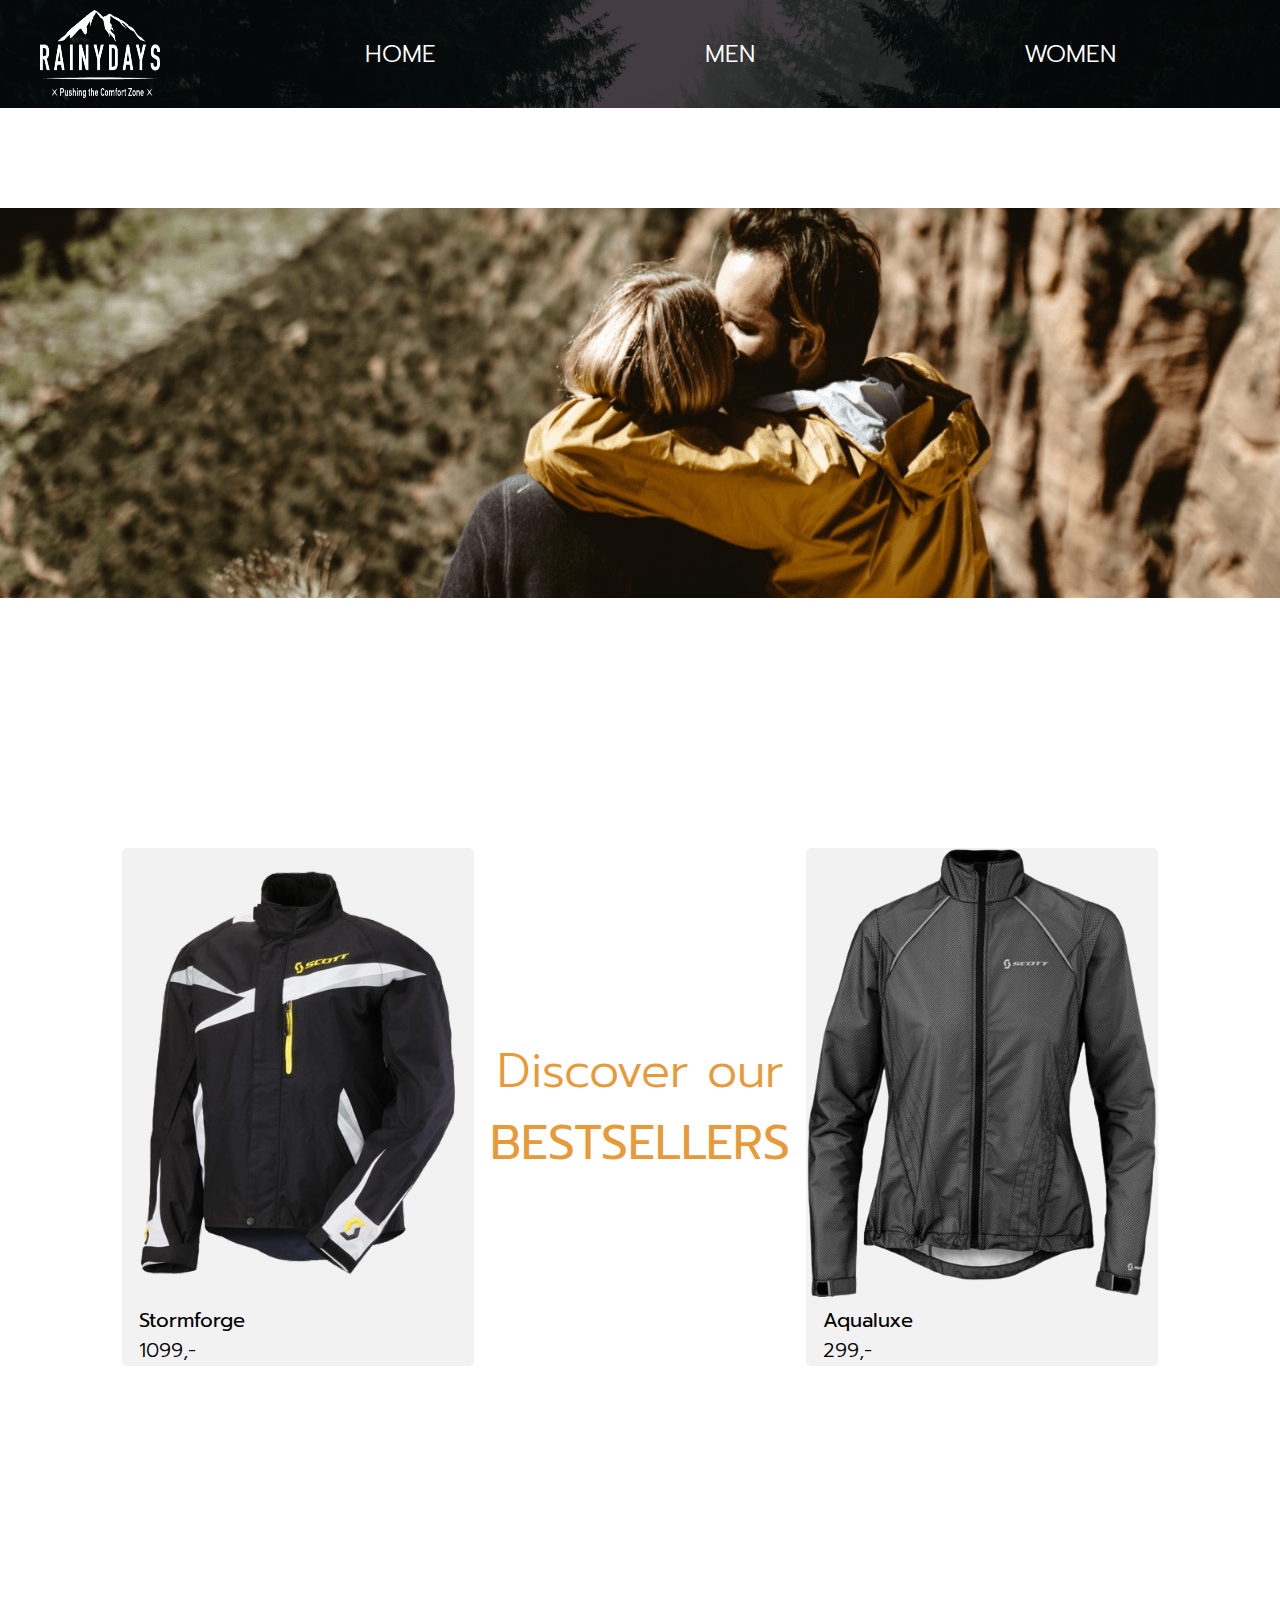
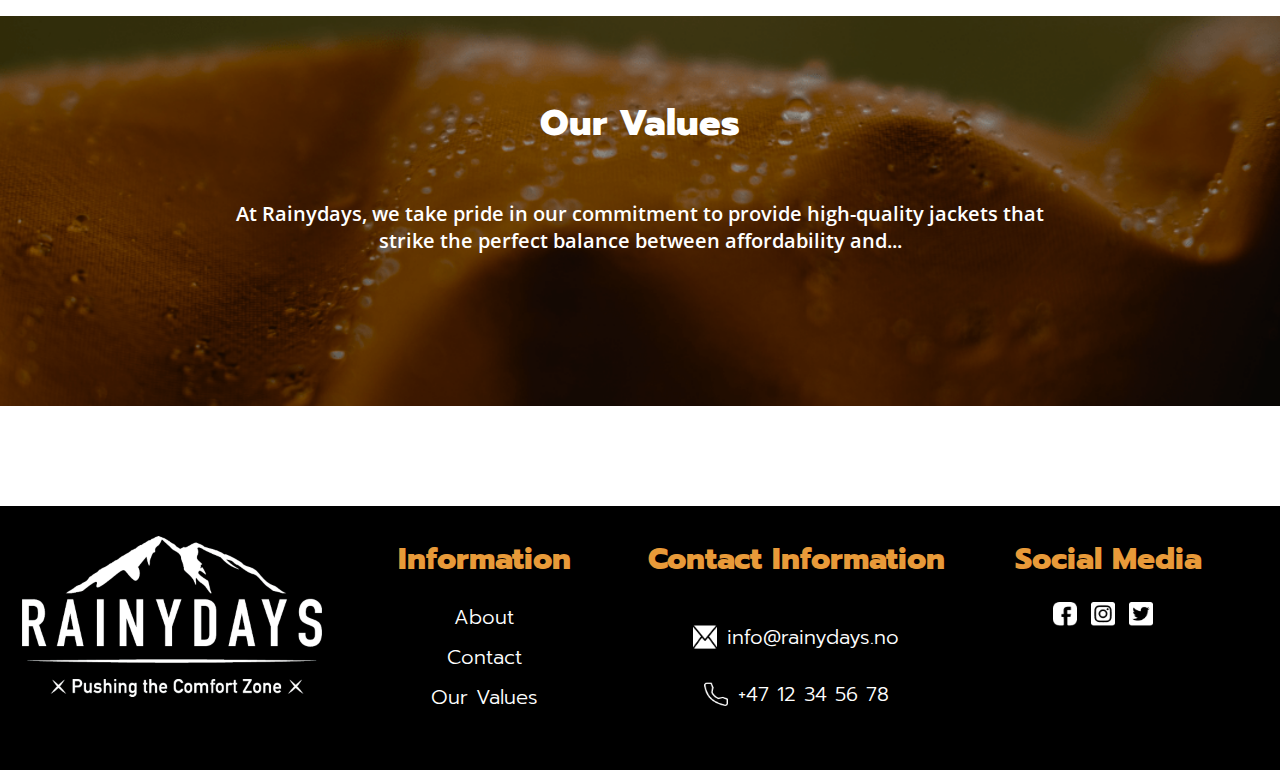
<file: index.html>
<!DOCTYPE html>
<html lang="en">
<head>
  <meta charset="UTF-8">
  <meta name="viewport" content="width=device-width, initial-scale=1.0">
  <title>Welcome to RainyDays</title>
  <link rel="stylesheet" href="./src/css/styles.css">
  <link href="https://fonts.googleapis.com/css2?family=Open+Sans:wght@600;700;800&family=Prompt:wght@300;600;800&display=swap" rel="stylesheet">
  <link rel="icon" type="image/x-icon" href="./assets/Images/Rainydays-Logo.png">
</head>
<body>

  <header>
    <div class="nav">
        <span class="navigation">
            <button class="open-list" onclick="document.querySelector('.list').style.display='flex'; document.querySelector('.close-list').style.display='block'">
                <img class="closeimg" src="./assets/images/hamburger-menu.png" alt="hamburger-menu">
            </button>
            <button class="close-list" onclick="document.querySelector('.list').style.display='none'; this.style.display='none'">
                <img class="closeimg" src="./assets/images/close-icon.png" alt="close-icon">
            </button>
            <img src="./assets/images/RainyDays-Logo.png" class="bigimg" alt="RainyDays-Logo">
            <ul class="list">
                <li class="nav-element"><a href="index.html">Home</a></li>
                <li class="nav-element"><a href="Men.jackets.html">Men</a></li>
                <li class="nav-element"><a href="women.jackets.html">Women</a></li>
            </ul>
        </span>
    </div>
</header>

<main>
  <div class="top-img">
  </div>

  <div class="outside-container">
    
    <div class="product">
      <div class="product-article">
        <div class="men">
          <img src="./assets/images/Stormforge1.png" alt="stormforge">
        </div>
        <div class="product-info">
          <p><strong>Stormforge</strong></p>
          <p>1099,-</p>
        </div>
      </div>

        <div>
          <h1 class="discover">Discover our<br>
            <strong>BESTSELLERS</strong>
          </h1>
        </div>

        <div class="product-article">
          <div class="women">
            <img src="./assets/images/Aqualuxe1.png" alt="aqualuxe">
          </div>
          <div class="product-info">
            <p><strong>Aqualuxe</strong></p>
            <p>299,-</p>
          </div>
        </div>

      </div>
    </div>
 
<div class="bottom-values">
  <h2>Our Values</h2>
  <h3>At Rainydays, we take pride in our commitment to provide high-quality jackets that<br> strike the perfect balance between affordability and... </h3>
</div>
</main>

<footer>
  <div class="footer">
    <div class="footer-heading"><img class="footer-logo" src="./assets/images/RainyDays-Logo.png" alt="RainyDays-Logo"></div>
    <div class="footer-heading information">
      <h2>Information</h2>
      <a href="about-us.html">About</a>
      <a href="about-us.html">Contact</a>
      <a href="our-values.html">Our Values</a>
    </div>
    <div class="footer-heading contact">
      <h2>Contact Information</h2>
      <div class="footer-item">
        <img class="icon" src="./assets/images/email.png" alt="email icon">
        <p>info@rainydays.no</p>
      </div>
      <div class="footer-item">
        <img class="icon" src="./assets/images/phone.png" alt="phone icon">
        <p>+47 12 34 56 78</p>
      </div>
    </div>
    <div class="footer-heading social">
      <h2>Social Media</h2>
      <img class="icon" src="./assets/images/facebook.png" alt="facebook icon">
      <img class="icon" src="./assets/images/instagram.png" alt="instagram icon">
      <img class="icon" src="./assets/images/twitter.png" alt="twitter icon">
    </div>
  </div>
</footer>

</body>
</html>
</file>
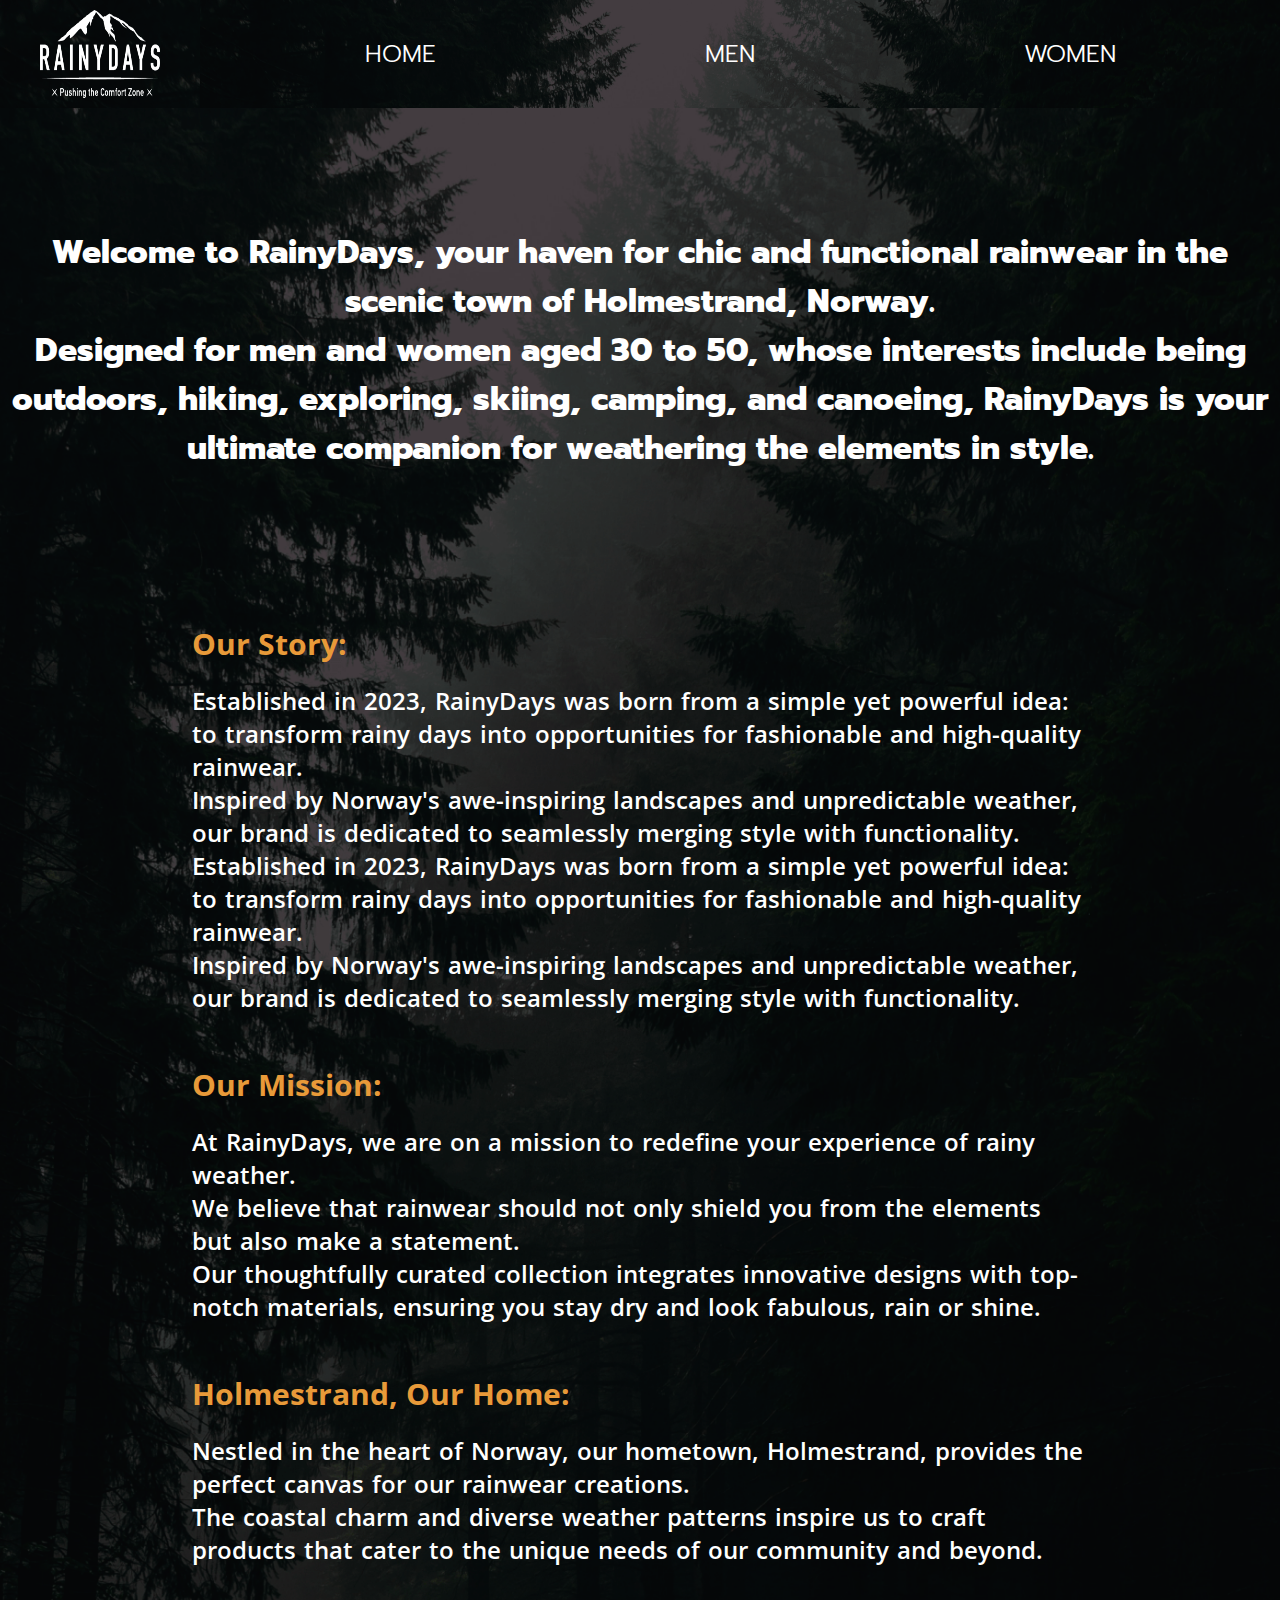
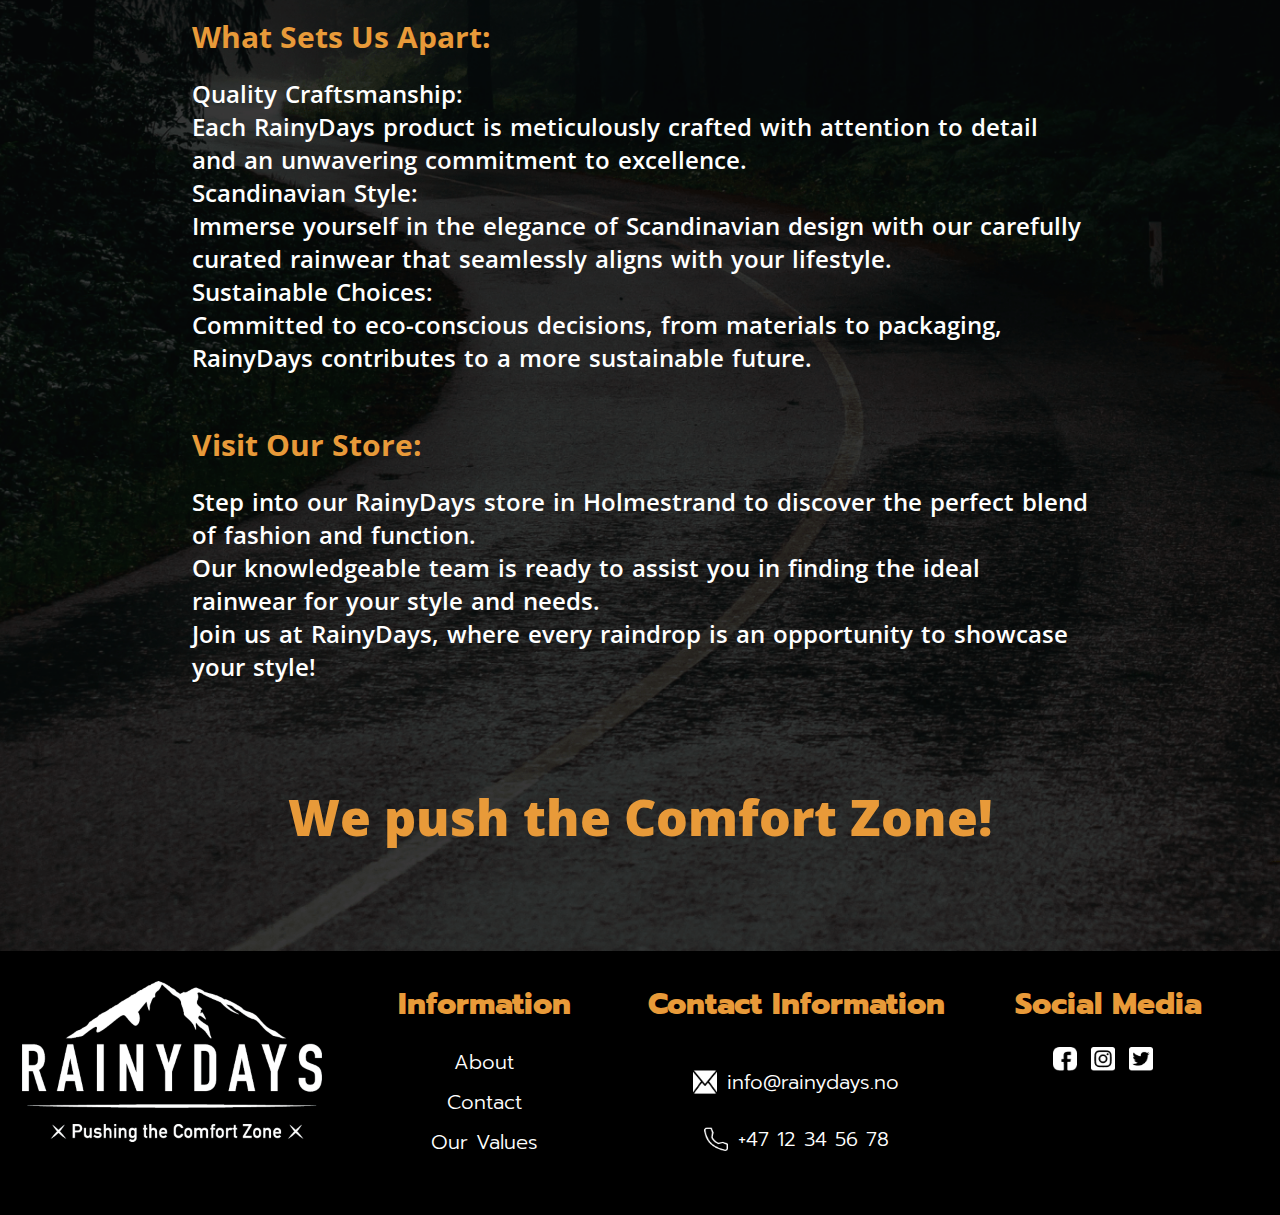
<file: about-us.html>
<!DOCTYPE html>
<html lang="en">
<head>
    <meta charset="UTF-8">
    <meta name="viewport" content="width=device-width, initial-scale=1.0">
    <title>About Us</title>
    <link rel="stylesheet" href="./src/css/styles.css">
    <link href="https://fonts.googleapis.com/css2?family=Open+Sans:wght@600;700;800&family=Prompt:wght@300;600;800&display=swap" rel="stylesheet">
    <link rel="icon" type="image/x-icon" href="./assets/images/Rainydays-Logo.png">
</head>
<body>

  <header>
    <div class="nav">
        <span class="navigation">
            <button class="open-list" onclick="document.querySelector('.list').style.display='flex'; document.querySelector('.close-list').style.display='block'">
                <img class="closeimg" src="./assets/images/hamburger-menu.png" alt="hamburger-menu">
            </button>
            <button class="close-list" onclick="document.querySelector('.list').style.display='none'; this.style.display='none'">
                <img class="closeimg" src="./assets/images/close-icon.png" alt="close-icon">
            </button>
            <img src="./assets/images/RainyDays-Logo.png" class="bigimg" alt="RainyDays-Logo">
            <ul class="list">
                <li class="nav-element"><a href="index.html">Home</a></li>
                <li class="nav-element"><a href="Men.jackets.html">Men</a></li>
                <li class="nav-element"><a href="women.jackets.html">Women</a></li>
            </ul>
        </span>
    </div>
</header>

<main>

<div class="about">
<h1 class="welcome">Welcome to RainyDays, your haven for chic and functional rainwear in the scenic town of Holmestrand, Norway. <br>Designed for men and women aged 30 to 50, whose interests include being outdoors, hiking, exploring, skiing, camping, and canoeing, RainyDays is your ultimate companion for weathering the elements in style.
</h1>

<h2 class="story">Our Story:</h2> 
<p class="established">Established in 2023, RainyDays was born from a simple yet powerful idea: to transform rainy days into opportunities for fashionable and high-quality rainwear. <br>Inspired by Norway's awe-inspiring landscapes and unpredictable weather, our brand is dedicated to seamlessly merging style with functionality. <br>Established in 2023, RainyDays was born from a simple yet powerful idea: to transform rainy days into opportunities for fashionable and high-quality rainwear. <br>Inspired by Norway's awe-inspiring landscapes and unpredictable weather, our brand is dedicated to seamlessly merging style with functionality.
</p>

<h2 class="mission">Our Mission:</h2>
<p class="rainwear">At RainyDays, we are on a mission to redefine your experience of rainy weather. <br>We believe that rainwear should not only shield you from the elements but also make a statement. <br>Our thoughtfully curated collection integrates innovative designs with top-notch materials, ensuring you stay dry and look fabulous, rain or shine.  
</p>

<h2 class="holmestrand">Holmestrand, Our Home:</h2>
<p class="nestled">Nestled in the heart of Norway, our hometown, Holmestrand, provides the perfect canvas for our rainwear creations. <br>The coastal charm and diverse weather patterns inspire us to craft products that cater to the unique needs of our community and beyond.
</p>

<h2 class="apart">What Sets Us Apart:</h2>
<p class="quality">Quality Craftsmanship: <br>Each RainyDays product is meticulously crafted with attention to detail and an unwavering commitment to excellence. <br>Scandinavian Style:<br> Immerse yourself in the elegance of Scandinavian design with our carefully curated rainwear that seamlessly aligns with your lifestyle. <br>Sustainable Choices: <br>Committed to eco-conscious decisions, from materials to packaging, RainyDays contributes to a more sustainable future.
</p>

<h2 class="visit">Visit Our Store:</h2>
<p class="store">Step into our RainyDays store in Holmestrand to discover the perfect blend of fashion and function. <br>Our knowledgeable team is ready to assist you in finding the ideal rainwear for your style and needs. <br>Join us at RainyDays, where every raindrop is an opportunity to showcase your style!
</p>
<p class="comfort">We push the Comfort Zone!</p>


</div>
</main>


<footer>
  <div class="footer">
    <div class="footer-heading"><img class="footer-logo" src="./assets/images/RainyDays-Logo.png" alt="RainyDays-Logo"></div>
    <div class="footer-heading information">
      <h2>Information</h2>
      <a href="about-us.html">About</a>
      <a href="about-us.html">Contact</a>
      <a href="our-values.html">Our Values</a>
    </div>
    <div class="footer-heading contact">
      <h2>Contact Information</h2>
      <div class="footer-item">
        <img class="icon" src="./assets/images/email.png" alt="email icon">
        <p>info@rainydays.no</p>
      </div>
      <div class="footer-item">
        <img class="icon" src="./assets/images/phone.png" alt="phone icon">
        <p>+47 12 34 56 78</p>
      </div>
    </div>
    <div class="footer-heading social">
      <h2>Social Media</h2>
      <img class="icon" src="./assets/images/facebook.png" alt="facebook icon">
      <img class="icon" src="./assets/images/instagram.png" alt="instagram icon">
      <img class="icon" src="./assets/images/twitter.png" alt="twitter icon">
    </div>
  </div>
</footer>

    
</body>
</html>
</file>
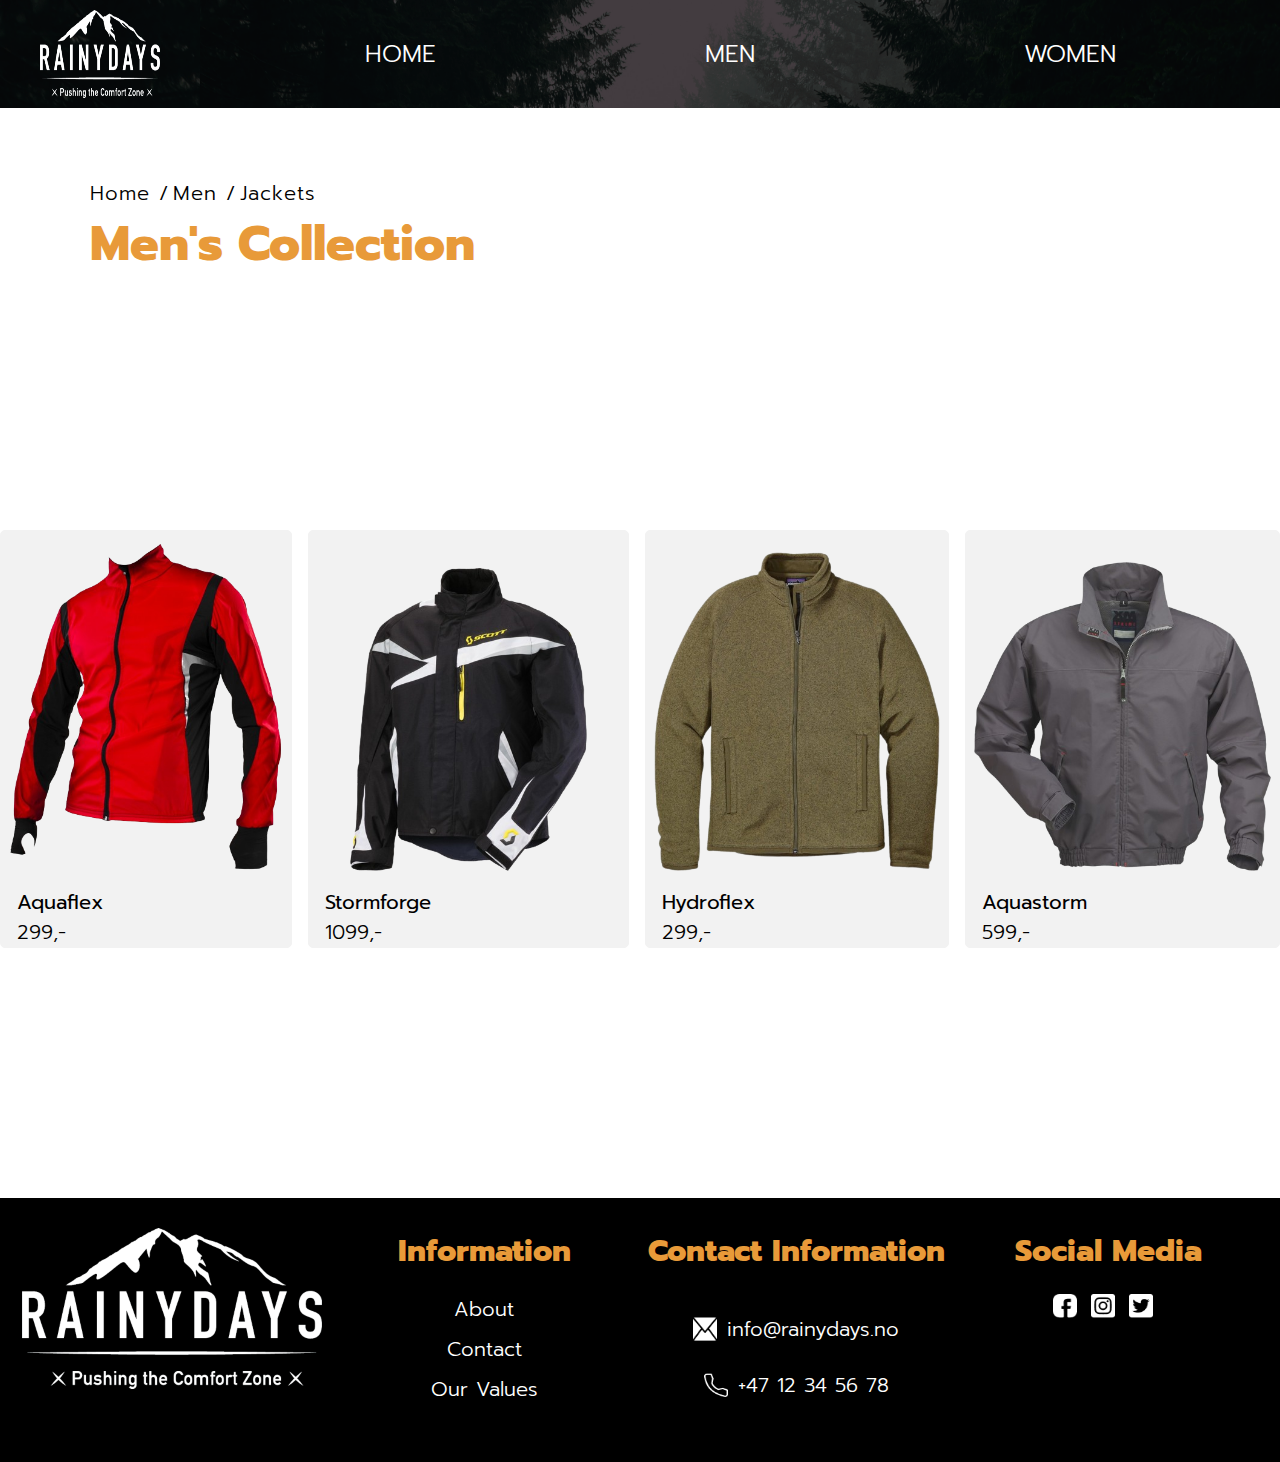
<file: Men.jackets.html>
<!DOCTYPE html>
<html lang="en">
<head>
    <meta charset="UTF-8">
    <meta name="viewport" content="width=device-width, initial-scale=1.0">
    <title>Men's Jackets</title>
    <link rel="stylesheet" href="./src/css/styles.css">
    <link href="https://fonts.googleapis.com/css2?family=Open+Sans:wght@600;700;800&family=Prompt:wght@300;600;800&display=swap" rel="stylesheet">
    <link rel="icon" type="image/x-icon" href="./assets/images/Rainydays-Logo.png">
    
</head>
<body>

  <header>
    <div class="nav">
        <span class="navigation">
            <button class="open-list" onclick="document.querySelector('.list').style.display='flex'; document.querySelector('.close-list').style.display='block'">
                <img class="closeimg" src="./assets/images/hamburger-menu.png" alt="hamburger-menu">
            </button>
            <button class="close-list" onclick="document.querySelector('.list').style.display='none'; this.style.display='none'">
                <img class="closeimg" src="./assets/images/close-icon.png" alt="close-icon">
            </button>
            <img src="./assets/images/RainyDays-Logo.png" class="bigimg" alt="RainyDays-Logo">
            <ul class="list">
                <li class="nav-element"><a href="index.html">Home</a></li>
                <li class="nav-element"><a href="Men.jackets.html">Men</a></li>
                <li class="nav-element"><a href="women.jackets.html">Women</a></li>
            </ul>
        </span>
    </div>
</header>

    <main>

<div class="small-menu">
    <a href="index.html">Home /</a>
    <a href="Men.jackets.html">Men /</a>
    <a href="Men.jackets.html">Jackets</a>
    <h1>Men's Collection</h1>
</div>

<div class="container-men"></div>

<div class="jackets-men">
  <div class="jackets-article">
    <div class="jackets">
      <img src="./assets/images/Aquaflex.png" alt="aquaflex">
            </div>
               <div class="jackets-info">
             <p><strong>Aquaflex</strong></p>
           <p>299,-</p>
         </div>
      </div>

      <div class="jackets-article">
        <div class="jackets">
          <img src="./assets/images/Stormforge.png" alt="stormforge">
                </div>
                   <div class="jackets-info">
                 <p><strong>Stormforge</strong></p>
               <p>1099,-</p>
             </div>
          </div>

          <div class="jackets-article">
            <div class="jackets">
              <img src="./assets/images/Hydroflex.png" alt="hydroflex">
                    </div>
                       <div class="jackets-info">
                     <p><strong>Hydroflex</strong></p>
                   <p>299,-</p>
                 </div>
              </div>

              <div class="jackets-article">
                <div class="jackets">
                  <img src="./assets/images/Aquastorm.png" alt="aquastorm">
                        </div>
                           <div class="jackets-info">
                         <p><strong>Aquastorm</strong></p>
                       <p>599,-</p>
                     </div>
                  </div>
    </div>

    </main>
    <footer>
      <div class="footer">
        <div class="footer-heading"><img class="footer-logo" src="./assets/images/RainyDays-Logo.png" alt="RainyDays-Logo"></div>
        <div class="footer-heading information">
          <h2>Information</h2>
          <a href="about-us.html">About</a>
          <a href="about-us.html">Contact</a>
          <a href="our-values.html">Our Values</a>
        </div>
        <div class="footer-heading contact">
          <h2>Contact Information</h2>
          <div class="footer-item">
            <img class="icon" src="./assets/images/email.png" alt="email icon">
            <p>info@rainydays.no</p>
          </div>
          <div class="footer-item">
            <img class="icon" src="./assets/images/phone.png" alt="phone icon">
            <p>+47 12 34 56 78</p>
          </div>
        </div>
        <div class="footer-heading social">
          <h2>Social Media</h2>
          <img class="icon" src="./assets/images/facebook.png" alt="facebook icon">
          <img class="icon" src="./assets/images/instagram.png" alt="instagram icon">
          <img class="icon" src="./assets/images/twitter.png" alt="twitter icon">
        </div>
      </div>
    </footer>
    
</body>
</html>
</file>
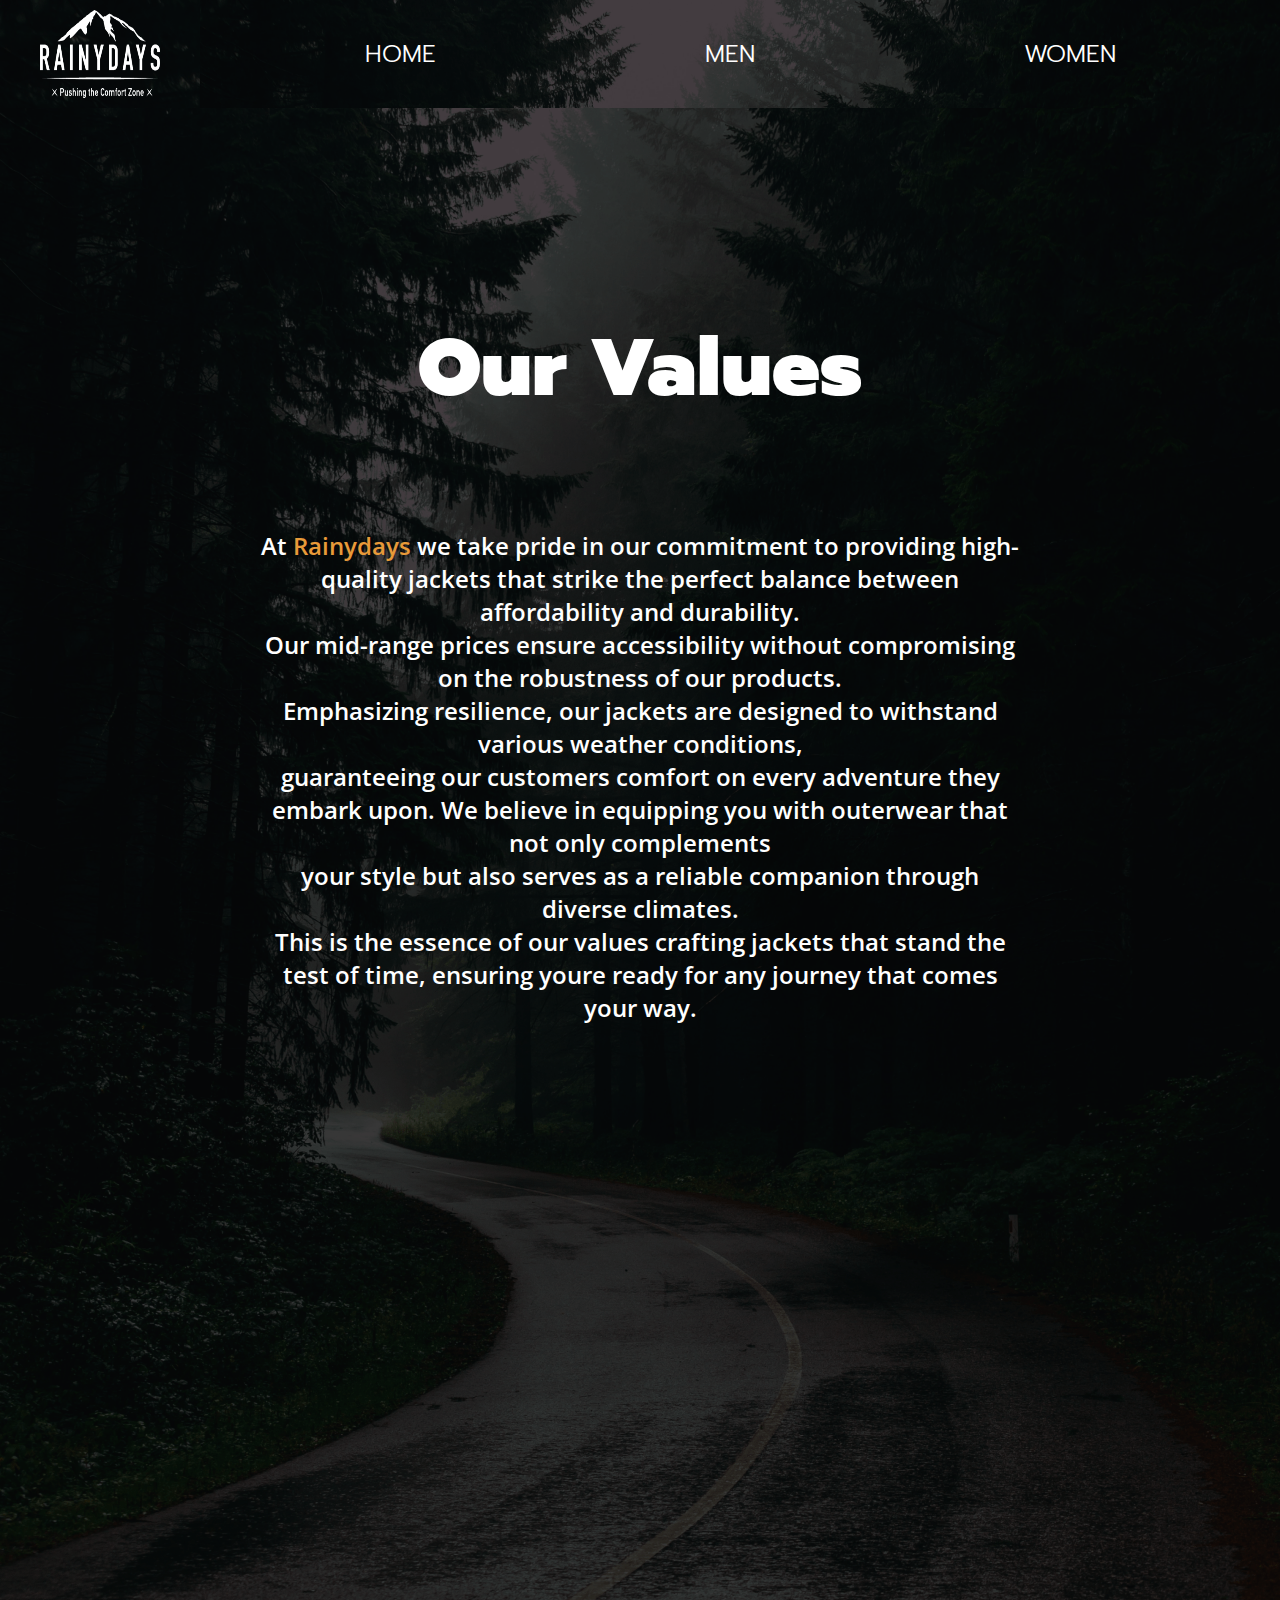
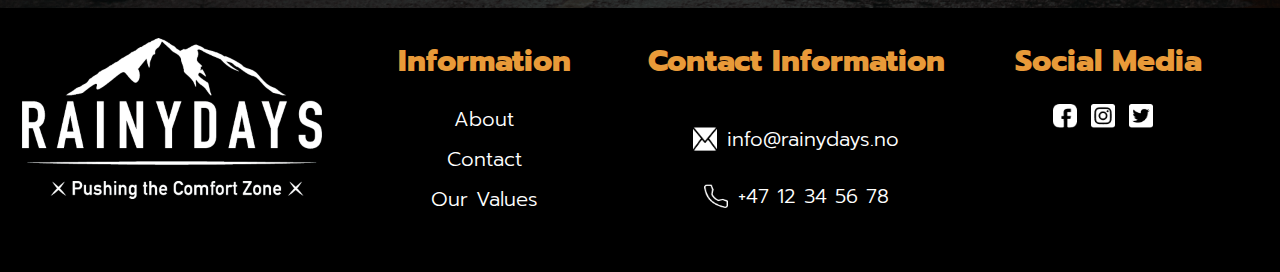
<file: our-values.html>
<!DOCTYPE html>
<html lang="en">
<head>
    <meta charset="UTF-8">
    <meta name="viewport" content="width=device-width, initial-scale=1.0">
    <title>Our Values</title>
    <link rel="stylesheet" href="./src/css/styles.css">
    <link href="https://fonts.googleapis.com/css2?family=Open+Sans:wght@600;700;800&family=Prompt:wght@300;600;800&display=swap" rel="stylesheet">
    <link rel="icon" type="image/x-icon" href="./assets/images/Rainydays-Logo.png">
</head>
<body>

  <header>
    <div class="nav">
        <span class="navigation">
            <button class="open-list" onclick="document.querySelector('.list').style.display='flex'; document.querySelector('.close-list').style.display='block'">
                <img class="closeimg" src="./assets/images/hamburger-menu.png" alt="hamburger-menu">
            </button>
            <button class="close-list" onclick="document.querySelector('.list').style.display='none'; this.style.display='none'">
                <img class="closeimg" src="./assets/images/close-icon.png" alt="close-icon">
            </button>
            <img src="./assets/images/RainyDays-Logo.png" class="bigimg" alt="RainyDays-Logo">
            <ul class="list">
                <li class="nav-element"><a href="index.html">Home</a></li>
                <li class="nav-element"><a href="Men.jackets.html">Men</a></li>
                <li class="nav-element"><a href="women.jackets.html">Women</a></li>
            </ul>
        </span>
    </div>
</header>

<main>

    <div class="our-values">
        <h1 class="values"><strong>Our Values</strong></h1>
        <p class="balance">At <span class="highlight">Rainydays</span> we take pride in our commitment to providing high-quality jackets that strike the perfect balance between affordability and durability.<br> Our mid-range prices ensure accessibility without compromising on the robustness of our products.<br> Emphasizing resilience, our jackets are designed to withstand various weather conditions, <br>guaranteeing our customers comfort on every adventure they embark upon. We believe in equipping you with outerwear that not only complements<br> your style but also serves as a reliable companion through diverse climates. <br>This is the essence of our values crafting jackets that stand the test of time, ensuring youre ready for any journey that comes your way.
        </p>
    </div>

</main>

<footer>
  <div class="footer">
    <div class="footer-heading"><img class="footer-logo" src="./assets/images/RainyDays-Logo.png" alt="RainyDays-Logo"></div>
    <div class="footer-heading information">
      <h2>Information</h2>
      <a href="about-us.html">About</a>
      <a href="about-us.html">Contact</a>
      <a href="our-values.html">Our Values</a>
    </div>
    <div class="footer-heading contact">
      <h2>Contact Information</h2>
      <div class="footer-item">
        <img class="icon" src="./assets/images/email.png" alt="email icon">
        <p>info@rainydays.no</p>
      </div>
      <div class="footer-item">
        <img class="icon" src="./assets/images/phone.png" alt="phone icon">
        <p>+47 12 34 56 78</p>
      </div>
    </div>
    <div class="footer-heading social">
      <h2>Social Media</h2>
      <img class="icon" src="./assets/images/facebook.png" alt="facebook icon">
      <img class="icon" src="./assets/images/instagram.png" alt="instagram icon">
      <img class="icon" src="./assets/images/twitter.png" alt="twitter icon">
    </div>
  </div>
</footer>

</body>
</html>
</file>
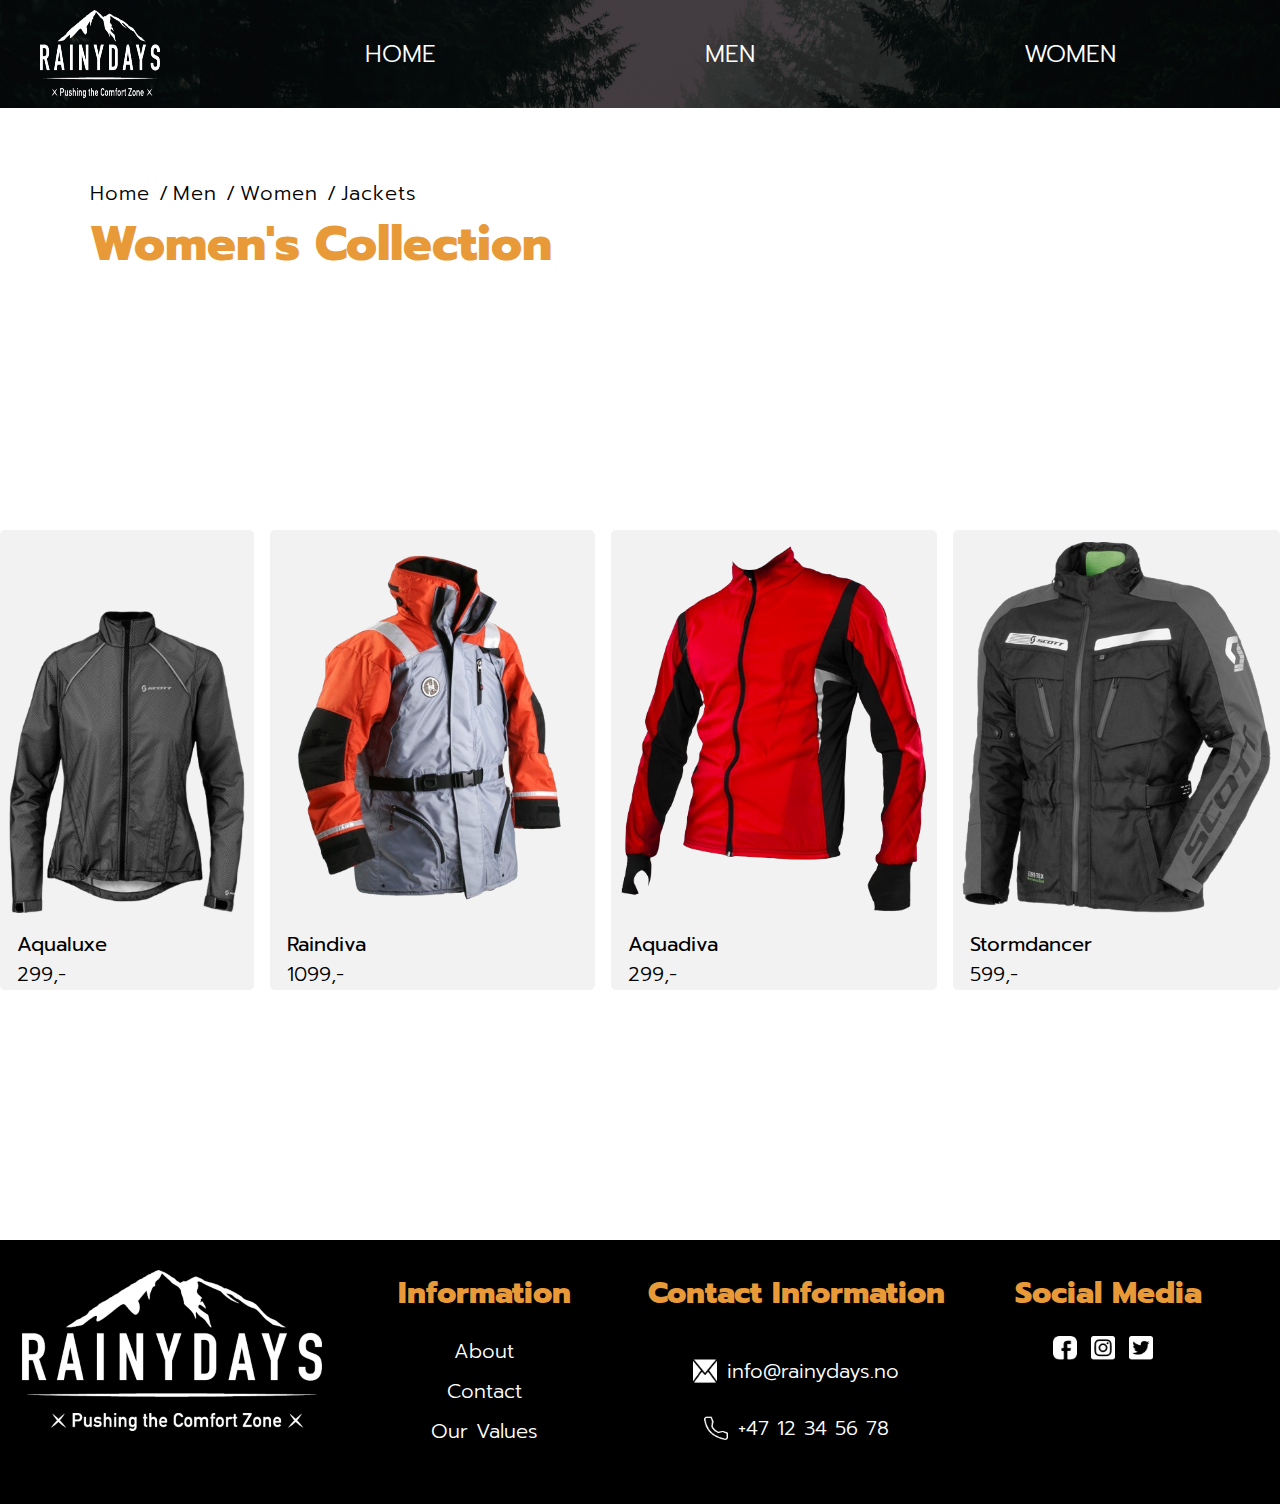
<file: women.jackets.html>
<!DOCTYPE html>
<html lang="en">
<head>
    <meta charset="UTF-8">
    <meta name="viewport" content="width=device-width, initial-scale=1.0">
    <title>Women's Jackets</title>
    <link rel="stylesheet" href="./src/css/styles.css">
    <link href="https://fonts.googleapis.com/css2?family=Open+Sans:wght@600;700;800&family=Prompt:wght@300;600;800&display=swap" rel="stylesheet">
    <link rel="icon" type="image/x-icon" href="./assets/images/Rainydays-Logo.png">
    
  </head>
<body>

  <header>
    <div class="nav">
        <span class="navigation">
            <button class="open-list" onclick="document.querySelector('.list').style.display='flex'; document.querySelector('.close-list').style.display='block'">
                <img class="closeimg" src="./assets/images/hamburger-menu.png" alt="hamburger-menu">
            </button>
            <button class="close-list" onclick="document.querySelector('.list').style.display='none'; this.style.display='none'">
                <img class="closeimg" src="./assets/images/close-icon.png" alt="close-icon">
            </button>
            <img src="./assets/images/RainyDays-Logo.png" class="bigimg" alt="RainyDays-Logo">
            <ul class="list">
                <li class="nav-element"><a href="index.html">Home</a></li>
                <li class="nav-element"><a href="Men.jackets.html">Men</a></li>
                <li class="nav-element"><a href="women.jackets.html">Women</a></li>
            </ul>
        </span>
    </div>
</header>

<main>

  <div class="small-menu">
    <a href="index.html">Home /</a>
    <a href="Men.jackets.html">Men /</a>
    <a href="women.jackets.html">Women /</a>
    <a href="women.jackets.html">Jackets</a>
    <h1>Women's Collection</h1>
</div>

<div class="container-women"></div>

<div class="jackets-women">
  <div class="women-article">
    <div class="jackets-wo">
      <img src="./assets/images/Aqualuxe1.png" alt="aqualuxe">
            </div>
               <div class="women-info">
             <p><strong>Aqualuxe</strong></p>
           <p>299,-</p>
         </div>
      </div>

      <div class="women-article">
        <div class="jackets-wo">
          <img src="./assets/images/Raindiva.png" alt="raindiva">
                </div>
                   <div class="women-info">
                 <p><strong>Raindiva</strong></p>
               <p>1099,-</p>
             </div>
          </div>

          <div class="women-article">
            <div class="jackets-wo">
              <img src="./assets/images/Aquadiva.png" alt="aquadiva">
                    </div>
                       <div class="women-info">
                     <p><strong>Aquadiva</strong></p>
                   <p>299,-</p>
                 </div>
              </div>

              <div class="women-article">
                <div class="jackets-wo">
                  <img src="./assets/images/Stormdancer.png" alt="stormdancer">
                        </div>
                           <div class="women-info">
                         <p><strong>Stormdancer</strong></p>
                       <p>599,-</p>
                     </div>
                  </div>
    </div>

    </main>

    <footer>
      <div class="footer">
        <div class="footer-heading"><img class="footer-logo" src="./assets/images/RainyDays-Logo.png" alt="RainyDays-Logo"></div>
        <div class="footer-heading information">
          <h2>Information</h2>
          <a href="about-us.html">About</a>
          <a href="about-us.html">Contact</a>
          <a href="our-values.html">Our Values</a>
        </div>
        <div class="footer-heading contact">
          <h2>Contact Information</h2>
          <div class="footer-item">
            <img class="icon" src="./assets/images/email.png" alt="email icon">
            <p>info@rainydays.no</p>
          </div>
          <div class="footer-item">
            <img class="icon" src="./assets/images/phone.png" alt="phone icon">
            <p>+47 12 34 56 78</p>
          </div>
        </div>
        <div class="footer-heading social">
          <h2>Social Media</h2>
          <img class="icon" src="./assets/images/facebook.png" alt="facebook icon">
          <img class="icon" src="./assets/images/instagram.png" alt="instagram icon">
          <img class="icon" src="./assets/images/twitter.png" alt="twitter icon">
        </div>
      </div>
    </footer>
</body>
</html>
</file>
<file: src/css/styles.css>
/* Use import to split up your CSS into manageable chunks */
@import url("./reset.css");
/* Files that are only needed to be imported are called partials */
/* These are marked with an underscore: */
@import url("./variables.css");
/* Feel free to add as many of these imports as you need */

/* ----HEADER, TOP AND BOTTOM IMG---- */

.list {
  width: 100%;
  display: flex;
  justify-content: space-between;
  align-items: center;
  list-style: none;
  position: relative;
  background-image: url('../../assets/images/Values-About.png');
  background-size: cover;
  padding: 12px 30px;
  font-family: 'Prompt';
  font-weight: 300;
  font-size: 24px;
  margin: 0px;}

.nav-element{ margin: auto;}

.rainydays-logo img {width: 200px;}

.rainydays-logo {display: flex;}

.navigation {
  display: flex;
  background-image: url('../../assets/images/Values-About.png');}

.navigation li a {
  display: inline-block;
  text-decoration: none;
  color: #FFFFFF;
  text-align: center;
  transition: 0.15s ease-in-out;
  position: relative;
  text-transform: uppercase;}

.navigation a:hover {color: #E89A39;}

.navigation li a::after{
  content: "";
  position: absolute;
  bottom: 0;
  left: 0;
  width: 0%;
  height: 1px;}

.navigation li a:hover:after {width: 100%;}

.open-list , .close-list{
  position: absolute;
  color: #FFFFFF;
  cursor: pointer;
  font-size: 1.5rem;
  display: none;
  padding: 15px;}

.open-list {
  top: 20px;
  right: 20px;
  height: 50px;
  border: 0px; }

.close-list {
  top: 20px;
  right: 20px;
  height: 50px;
  border: 0px;}

.closeimg {
  width:20px;
  height:20px;}

.bigimg {
  width: 200px;
  height: 108px;
  padding: 10px 40px;}

@media screen and (min-width: 768px){
  .list {display: flex;}
  .open-list {display: block;}}

@media screen and (max-width: 768px){
  .navigation {
    flex-direction: column;
    align-items: center;
    justify-content: center;
    width: 100%;
    height: auto;
    /*position: fixed;*/
    top: 0;
    right: 0%;
    z-index: 100;
    visibility: visible;}

  .close-list {display: none;
  background-color: #000000;}
  .open-list {display: block;
  background-color: #000000;}

  .list{
  display: none;
  height: 100%;}

  .navigation ul {flex-direction: column;}
  .navigation li {margin-top: 40px;}
  .navigation li a {padding: 10px;}}

.top-img {
  background-image: url('../../assets/images/Top-image.png');
  background-position: center;
  background-size: cover;
  height: 390px;
  margin-top: 100px;}

@media screen and (max-width:768px){
  .top-img {height: 250px;}}

.bottom-values {
  background-image: url('../../assets/images/Bottom-img.png');
  background-position: center;
  background-size: cover;
  height: 390px;
  margin-bottom: 100px;
  color: #FFFFFF;}

 .bottom-values h2 {
  text-align: center;
  font-family: 'Prompt';
  font-weight: 800;
  font-size: 36px;
  padding-top: 80px;}

 .bottom-values h3 {
  text-align: center;
  margin-top: 50px;
  font-size: 25px;
  font-family: 'Open Sans';
  font-weight: 600;
  font-size: 20px;}

 @media screen and (max-width: 768px){
  .bottom-values {
    height: 250px;
    padding: 20px;} 

  .bottom-values h2 {
    font-size: 20px;
    padding-top: 40px;}

  .bottom-values h3 {
    font-size: 15px;
    margin-top: 30px;}}

/* ----PRODUCT INDEX---- */

.outside-container {
  width: 100%;
  display: flex;
  justify-content: center;}

.product {
  display: flex;
  align-items: center;
  gap: 1rem;
  margin: 250px 0;}

.product-article{
  display: flex;
  flex-direction: column;
  border-radius: 5px;
  border: 1px solid #F2F2F2;
  background: #F2F2F2;
  font-family: 'Prompt';
  font-size: 20px;
  font-weight: 300;}

.men,
.women{
  background-repeat: no-repeat;
  background-size: contain;
  background-position: center;
  margin: 0,5rem;}

.men img,
.women img {
  width: 100%;
  height: auto;}

.product-info {padding: 0 1rem;}

.discover{
 color: #E89A39;
 text-align: center;
 font-family: 'Prompt';
 font-weight: 300;
 font-size: 48px;}

@media screen and (max-width: 768px) {
.product {
margin-top: 100px;
margin-bottom: 150px;
flex-direction: column;}

.product-article {
  width: 100%;
  height: 100%;
  font-size: 12px;}

.discover {font-size: 32px;}

.men, .women {
  background-position: center center;
  background-size: cover;}}

 /* ----FOOTER---- */
 
.footer {
  background-color: #000000;
  display: grid;
  width: 100%;
  grid-template-columns: repeat(4, 1fr);
  grid-template-rows: repeat(1, 1fr);
  padding: 1rem 1rem 3rem 1rem;
  padding-top: 30px;}

.footer-heading {
  display: grid;
  text-align: center;
  color: #FFFFFF;}

.footer-heading a {
color: #FFFFFF;
text-decoration: none;
padding-bottom: 10px;
font-family: 'Prompt';
font-weight: 300;
font-size: 20px;}

a:hover {color: #E89A39;}

 .footer-heading h2 {
  padding-bottom: 20px;
  font-family: 'Prompt';
  font-weight: 800;
  font-size: 30px;
  color: #E89A39;}

    .footer-item {
      display: flex;
      align-items: center;
      justify-content: center;
      font-family: 'Prompt';
      font-weight: 300;
      font-size: 20px;}

.contact h2 {padding-bottom: 0px;}

.social {display: table-column;}

.footer-logo {
  display: flex;
  margin-left: auto;
  margin-right: auto;}

.icon {
  width: 24px;
  height: 24px;
  margin-right: 10px;}

.information {justify-content: center;}

@media screen and (max-width: 768px){
  .footer {
    grid-template-columns: 1fr;
    grid-template-rows: repeat(4, 1fr);}

  .footer-heading {margin-bottom: 20px;}

  .footer-heading h2 {font-size: 15px;}

  .footer-item {font-size: 10px;}

  .footer-logo {
    justify-content: center;
    width: 80%;}}

/*MEN'S JACKETS*/

.small-menu {
padding-left: 7%;
padding-top: 70px;}

.small-menu a {
  text-decoration: none;
  color: #000000;
  font-family: 'Prompt';
  font-weight: 300;
  font-size: 20px;
  letter-spacing: 1px;}

a:hover {color: #E89A39;}

.small-menu h1 {
color: #E89A39;
font-family: 'Prompt';
font-weight: 800;
font-size: 48px;}

.countainer-men {
  width: 100%;
  display: flex;
  justify-content: center;}

.jackets-men {
  display: flex;
  justify-content: space-evenly;
  gap: 1rem;
  margin: 250px 0;}

.jackets-article {
  display: flex;
  flex-direction: column;
  border-radius: 5px;
  border: 1px solid #F2F2F2;
  background: #F2F2F2;
  font-family: 'Prompt';
  font-size: 20px;
  font-weight: 300;
  justify-content: flex-end;}

.jackets {
  background-repeat: no-repeat;
  background-size: contain;
  background-position: center;
  max-width: 100%;
  margin: 0.5rem;}

.jackets img {
  width: 100%;
  height: auto;}

.jackets-info {padding: 0 1rem;}

@media screen and (max-width: 768px) {
  .small-menu a {font-size: 13px;}

  .small-menu h1 {font-size: 24px;} 

  .container-men {width: 100%;}

  .jackets-men {
    flex-direction: column;
    align-items: center;
    margin: 50px;}

  .jackets-article {margin-bottom: 20px;}}

/* ----WOMEN'S JACKETS---- */

.countainer-women {
  width: 100%;
  display: flex;
  justify-content: center;}

.jackets-women {
  display: flex;
  justify-content: space-evenly;
  gap: 1rem;
  margin: 250px 0;}

.women-article {
  display: flex;
  flex-direction: column;
  border-radius: 5px;
  border: 1px solid #F2F2F2;
  background: #F2F2F2;
  font-family: 'Prompt';
  font-size: 20px;
  font-weight: 300;
  justify-content: flex-end;}

.jackets-wo {
  background-repeat: no-repeat;
  background-size: contain;
  background-position: center;
  max-width: 100%;
  margin: 0.5rem;}

.jackets-wo img {
  width: 100%;
  height: auto;}

.women-info {padding: 0 1rem;}

@media screen and (max-width: 768px) {
  .small-menu a {font-size: 13px;}
  .small-menu h1 {font-size: 24px;} 

  .container-women {width: 100%;}

  .jackets-women {
    flex-direction: column;
    align-items: center;
    margin: 50px;}

  .women-article {margin-bottom: 20px;}}

/* ----ABOUT PAGE---- */

 .about {
  background-image: url('../../assets/images/Values-About.png');
  background-size: cover;
  background-position: center;
  background-repeat: no-repeat;}

 .welcome {
  color: #FFFFFF;
  padding-top: 120px;
  padding-bottom: 100px;
  text-align: center;
  font-family: 'Prompt';
  font-weight: 800;
  font-size: 32px;}

 .story,
 .mission,
 .holmestrand,
 .apart,
 .visit {
  color: #E89A39;
  margin-left: 7%;
  font-size: 32px;
  padding-top: 50px;
  padding-bottom: 20px;
  font-family: 'Open Sans';
  font-weight: 700;
  font-size: 30px;
  margin: auto;
  width: 70%;}

 .established,
 .rainwear,
 .nestled,
 .quality,
 .store{
  color: #FFFFFF;
  font-size: 24px;
  margin-left: 7%;
  word-spacing: 2px;
  font-family: 'Open Sans';
  font-weight: 600;
  font-size: 24px;
  margin: auto;
  width: 70%;}

 .store{padding-bottom: 100px;}

 .comfort {
  color: #E89A39;
  text-align: center;
  font-family: 'Open Sans';
  font-weight: 800;
  font-size: 50px;
  padding-bottom: 100px;}

@media screen and (max-width: 768px) {
  .welcome {
    font-size: 20px;
    padding-top: 80px;
    padding-bottom: 80px;}

  .story,
 .mission,
 .holmestrand,
 .apart,
 .visit {
  font-size: 24px;
  padding-top: 40px;
  padding-bottom: 10px;
  margin-left: 5%;
  width: 90%;}

 .established,
 .rainwear,
 .nestled,
 .quality,
 .store {
  font-size: 20px;
  margin-left: 5%;
  width: 90%;}

 .comfort {
  font-size: 30px;
  padding-bottom: 50px;}}

/* ----OUR VALUES PAGE---- */

 .our-values {
  background-image: url('../../assets/images/Values-About.png');
  background-size: cover;
  background-position: center;
  background-repeat: no-repeat;
  height: 1500px;}

.values {
  color: #FFFFFF;
  font-size: 80px;
  padding-top: 200px;
  padding-bottom: 100px;
  text-align: center;
  font-family: 'Prompt';
  font-weight: 800;
  font-size: 80px;}

.balance {
  color: #FFFFFF;
  font-size: 24px;
  font-family: 'Open Sans', sans-serif;
  font-weight: 600;
  padding-bottom: 200px;
  text-align: center;
  font-family: 'Open Sans';
  font-weight: 600;
  font-size: 24px;
  line-height: 1,5;
  width: 60%;
  margin: auto;}

.highlight {
  color: #E89A39;
  font-weight: 600;
  font-size: 24px;
  line-height: 1,5;}

@media screen and (max-width: 768px) {
  .our-values {height: auto;}

  .values {
    font-size: 48px;
    padding-top: 100px;
    width: 100%;}

  .balance {
    font-size: 20px;
    padding-bottom: 100px;
    width: 80%;}

  .highlight {font-size: 20px;}}
</file>
